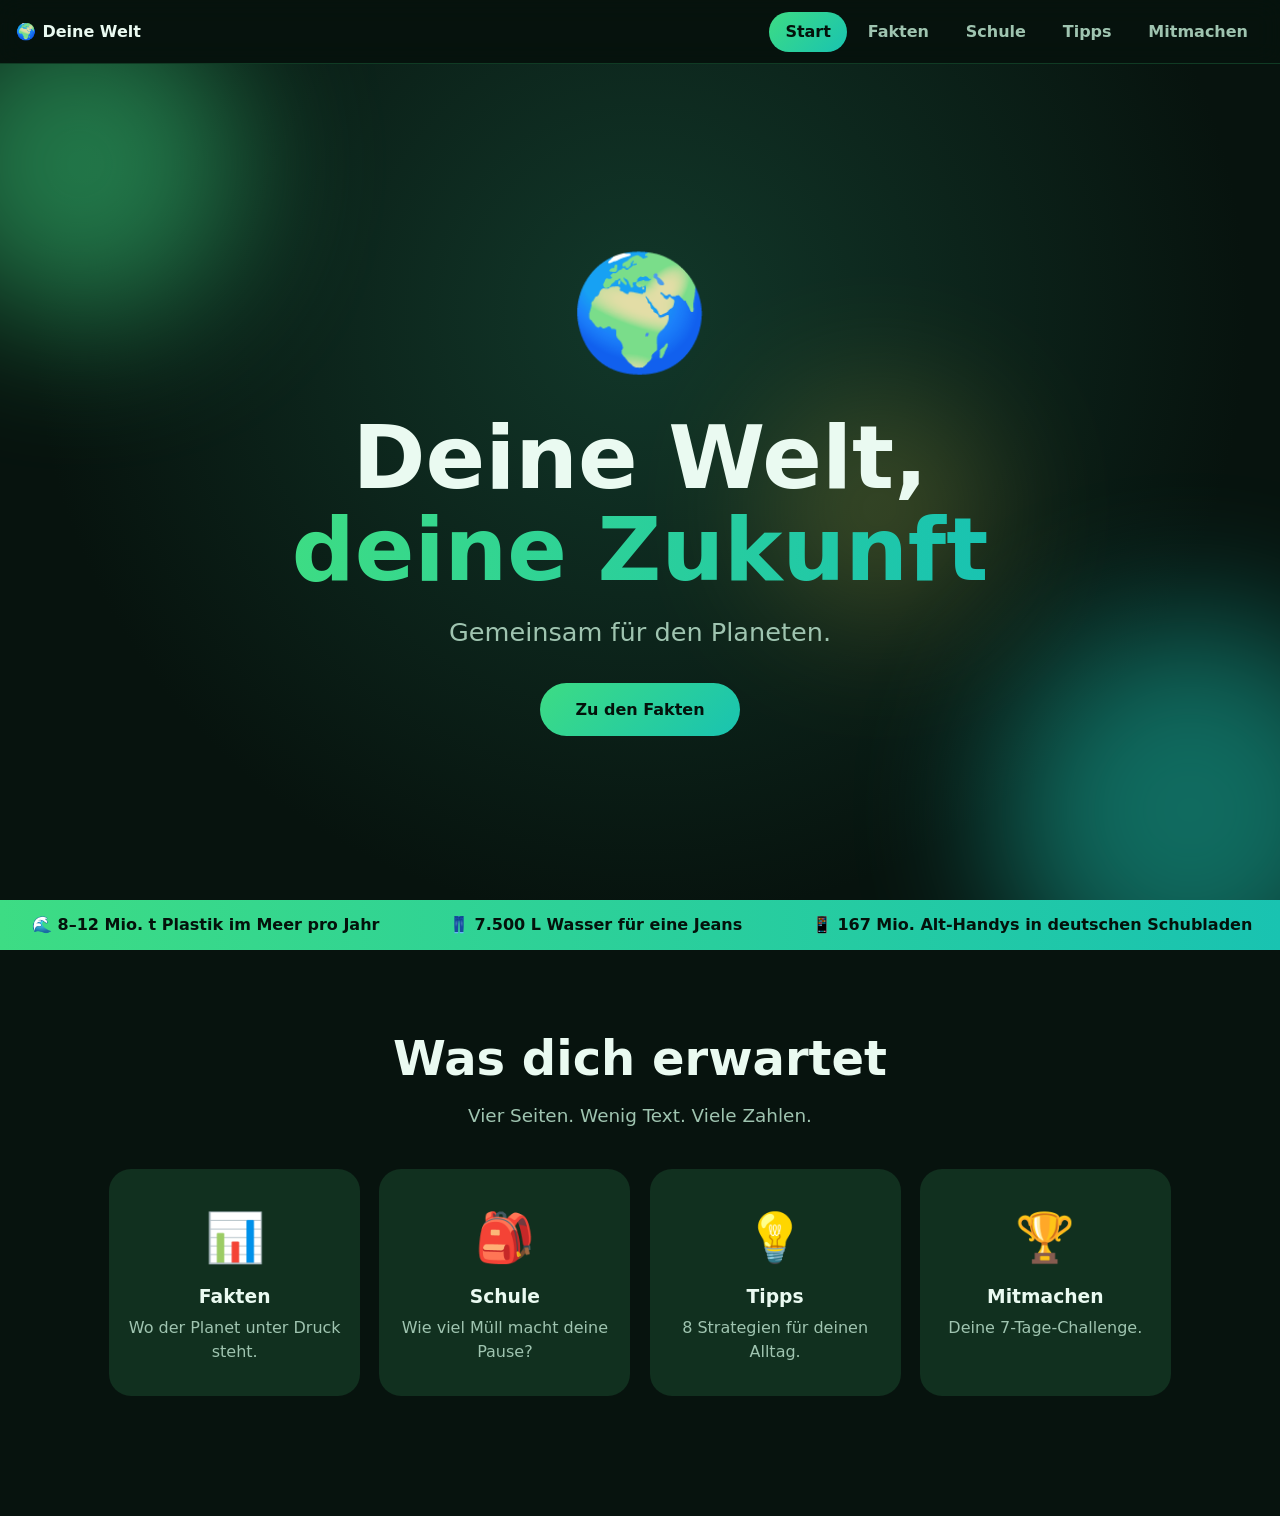
<file: index.html>
<!DOCTYPE html>
<html lang="de">
<head>
  <meta charset="UTF-8">
  <meta name="viewport" content="width=device-width, initial-scale=1">
  <title>Deine Welt, deine Zukunft</title>
  <meta name="description" content="Umweltschutz und Nachhaltigkeit für Jugendliche: Fakten, Schul-Rechner und Tipps für den Alltag.">
  <link rel="stylesheet" href="style.css">
</head>
<body>

  <nav class="nav">
    <a class="brand" href="index.html">🌍 <span>Deine Welt</span></a>
    <ul>
      <li><a href="index.html" aria-current="page">Start</a></li>
      <li><a href="fakten.html">Fakten</a></li>
      <li><a href="schule.html">Schule</a></li>
      <li><a href="tipps.html">Tipps</a></li>
      <li><a href="mitmachen.html">Mitmachen</a></li>
    </ul>
  </nav>

  <header class="hero">
    <div class="blob b1"></div>
    <div class="blob b2"></div>
    <div class="blob b3"></div>
    <div class="hero-content">
      <span class="globe">🌍</span>
      <h1>Deine Welt,<br><span class="grad">deine Zukunft</span></h1>
      <p>Gemeinsam für den Planeten.</p>
      <a href="fakten.html" class="btn">Zu den Fakten</a>
    </div>
  </header>

  <div class="ticker" aria-hidden="true">
    <div class="track">
      <span>🌊 8–12 Mio. t Plastik im Meer pro Jahr</span>
      <span>👖 7.500 L Wasser für eine Jeans</span>
      <span>📱 167 Mio. Alt-Handys in deutschen Schubladen</span>
      <span>📦 227,5 kg Verpackungsmüll pro Kopf</span>
      <span>🚿 2 Minuten kürzer duschen = 20–30 L pro Tag</span>
      <span>🌊 8–12 Mio. t Plastik im Meer pro Jahr</span>
      <span>👖 7.500 L Wasser für eine Jeans</span>
      <span>📱 167 Mio. Alt-Handys in deutschen Schubladen</span>
      <span>📦 227,5 kg Verpackungsmüll pro Kopf</span>
      <span>🚿 2 Minuten kürzer duschen = 20–30 L pro Tag</span>
    </div>
  </div>

  <section class="section">
    <h2 class="reveal">Was dich erwartet</h2>
    <p class="sub reveal">Vier Seiten. Wenig Text. Viele Zahlen.</p>
    <div class="cards">
      <a class="card reveal" href="fakten.html" style="text-decoration:none;color:inherit">
        <span class="ic">📊</span><h3>Fakten</h3><p>Wo der Planet unter Druck steht.</p>
      </a>
      <a class="card reveal" href="schule.html" style="text-decoration:none;color:inherit">
        <span class="ic">🎒</span><h3>Schule</h3><p>Wie viel Müll macht deine Pause?</p>
      </a>
      <a class="card reveal" href="tipps.html" style="text-decoration:none;color:inherit">
        <span class="ic">💡</span><h3>Tipps</h3><p>8 Strategien für deinen Alltag.</p>
      </a>
      <a class="card reveal" href="mitmachen.html" style="text-decoration:none;color:inherit">
        <span class="ic">🏆</span><h3>Mitmachen</h3><p>Deine 7-Tage-Challenge.</p>
      </a>
    </div>
  </section>

  <script src="script.js"></script>
</body>
</html>
</file>
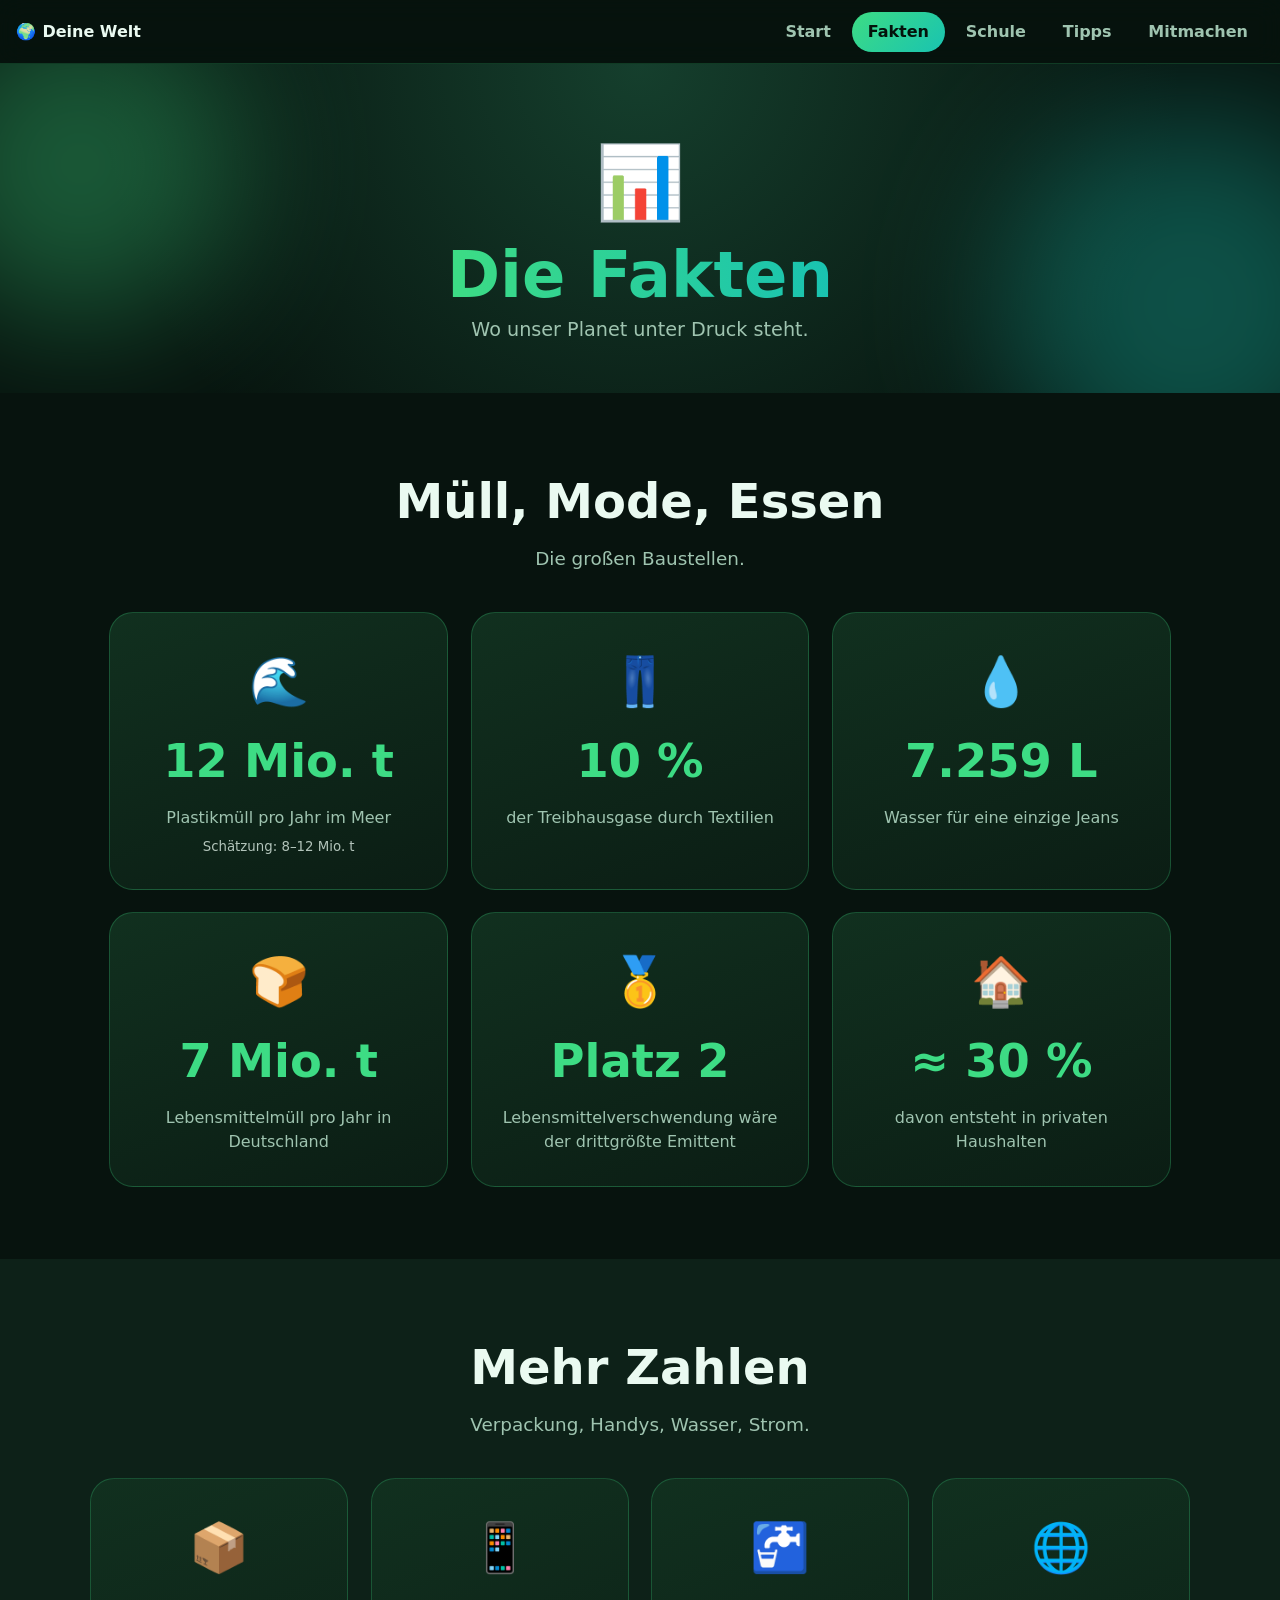
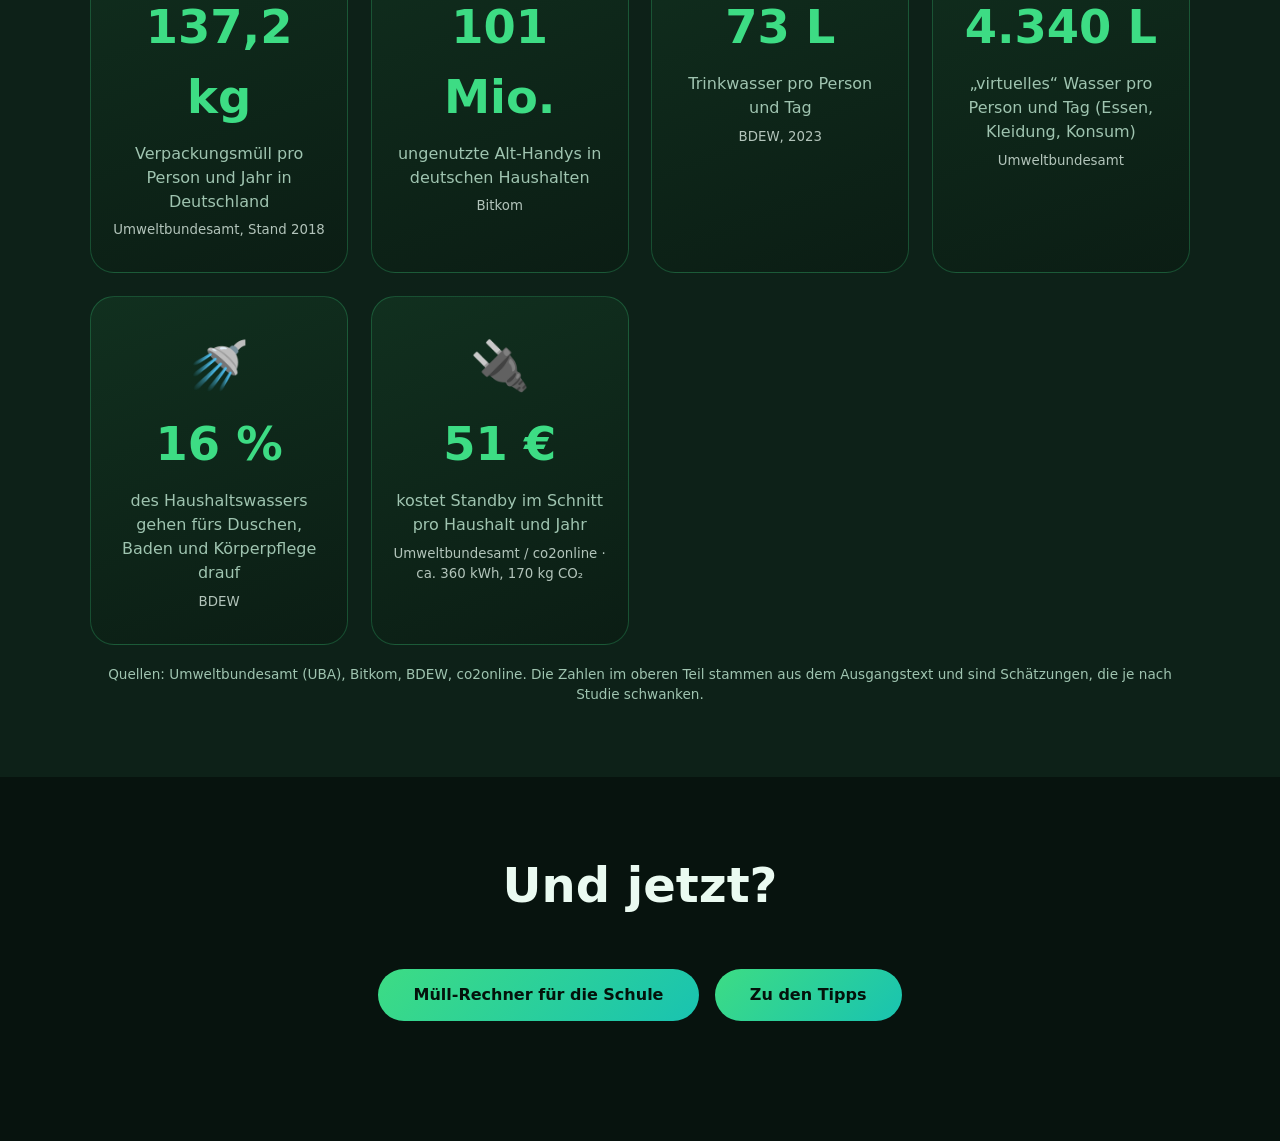
<file: fakten.html>
<!DOCTYPE html>
<html lang="de">
<head>
  <meta charset="UTF-8">
  <meta name="viewport" content="width=device-width, initial-scale=1">
  <title>Fakten – Deine Welt, deine Zukunft</title>
  <meta name="description" content="Zahlen zu Plastik, Mode, Essen, Wasser, Strom und Elektroschrott.">
  <link rel="stylesheet" href="style.css">
</head>
<body>

  <nav class="nav">
    <a class="brand" href="index.html">🌍 <span>Deine Welt</span></a>
    <ul>
      <li><a href="index.html">Start</a></li>
      <li><a href="fakten.html" aria-current="page">Fakten</a></li>
      <li><a href="schule.html">Schule</a></li>
      <li><a href="tipps.html">Tipps</a></li>
      <li><a href="mitmachen.html">Mitmachen</a></li>
    </ul>
  </nav>

  <header class="page-hero">
    <div class="blob b1"></div>
    <div class="blob b2"></div>
    <span class="emoji">📊</span>
    <h1><span class="grad">Die Fakten</span></h1>
    <p>Wo unser Planet unter Druck steht.</p>
  </header>

  <section class="section">
    <h2 class="reveal">Müll, Mode, Essen</h2>
    <p class="sub reveal">Die großen Baustellen.</p>
    <div class="stats">
      <article class="stat reveal">
        <div class="icon">🌊</div>
        <div class="num"><span class="count" data-to="12">0</span> Mio. t</div>
        <p>Plastikmüll pro Jahr im Meer</p>
        <small>Schätzung: 8–12 Mio. t</small>
      </article>
      <article class="stat reveal">
        <div class="icon">👖</div>
        <div class="num"><span class="count" data-to="10">0</span> %</div>
        <p>der Treibhausgase durch Textilien</p>
      </article>
      <article class="stat reveal">
        <div class="icon">💧</div>
        <div class="num"><span class="count" data-to="7500">0</span> L</div>
        <p>Wasser für eine einzige Jeans</p>
      </article>
      <article class="stat reveal">
        <div class="icon">🍞</div>
        <div class="num"><span class="count" data-to="11">0</span> Mio. t</div>
        <p>Lebensmittelmüll pro Jahr in Deutschland</p>
      </article>
      <article class="stat reveal">
        <div class="icon">🥇</div>
        <div class="num">Platz <span class="count" data-to="3">0</span></div>
        <p>Lebensmittelverschwendung wäre der drittgrößte Emittent</p>
      </article>
      <article class="stat reveal">
        <div class="icon">🏠</div>
        <div class="num">≈ <span class="count" data-to="50">0</span> %</div>
        <p>davon entsteht in privaten Haushalten</p>
      </article>
    </div>
  </section>

  <section class="section dark">
    <h2 class="reveal">Mehr Zahlen</h2>
    <p class="sub reveal">Verpackung, Handys, Wasser, Strom.</p>
    <div class="stats">
      <article class="stat reveal">
        <div class="icon">📦</div>
        <div class="num"><span class="count" data-to="227.5" data-dec="1">0</span> kg</div>
        <p>Verpackungsmüll pro Person und Jahr in Deutschland</p>
        <small>Umweltbundesamt, Stand 2018</small>
      </article>
      <article class="stat reveal">
        <div class="icon">📱</div>
        <div class="num"><span class="count" data-to="167">0</span> Mio.</div>
        <p>ungenutzte Alt-Handys in deutschen Haushalten</p>
        <small>Bitkom</small>
      </article>
      <article class="stat reveal">
        <div class="icon">🚰</div>
        <div class="num"><span class="count" data-to="121">0</span> L</div>
        <p>Trinkwasser pro Person und Tag</p>
        <small>BDEW, 2023</small>
      </article>
      <article class="stat reveal">
        <div class="icon">🌐</div>
        <div class="num"><span class="count" data-to="7200">0</span> L</div>
        <p>„virtuelles“ Wasser pro Person und Tag (Essen, Kleidung, Konsum)</p>
        <small>Umweltbundesamt</small>
      </article>
      <article class="stat reveal">
        <div class="icon">🚿</div>
        <div class="num"><span class="count" data-to="36">0</span> %</div>
        <p>des Haushaltswassers gehen fürs Duschen, Baden und Körperpflege drauf</p>
        <small>BDEW</small>
      </article>
      <article class="stat reveal">
        <div class="icon">🔌</div>
        <div class="num"><span class="count" data-to="115">0</span> €</div>
        <p>kostet Standby im Schnitt pro Haushalt und Jahr</p>
        <small>Umweltbundesamt / co2online · ca. 360 kWh, 170 kg CO₂</small>
      </article>
    </div>
    <p class="note reveal">Quellen: Umweltbundesamt (UBA), Bitkom, BDEW, co2online. Die Zahlen im oberen Teil stammen aus dem Ausgangstext und sind Schätzungen, die je nach Studie schwanken.</p>
  </section>

  <section class="section">
    <h2 class="reveal">Und jetzt?</h2>
    <div class="links reveal">
      <a href="schule.html" class="btn">Müll-Rechner für die Schule</a>
      <a href="tipps.html" class="btn">Zu den Tipps</a>
    </div>
  </section>

  <script src="script.js"></script>
</body>
</html>
</file>
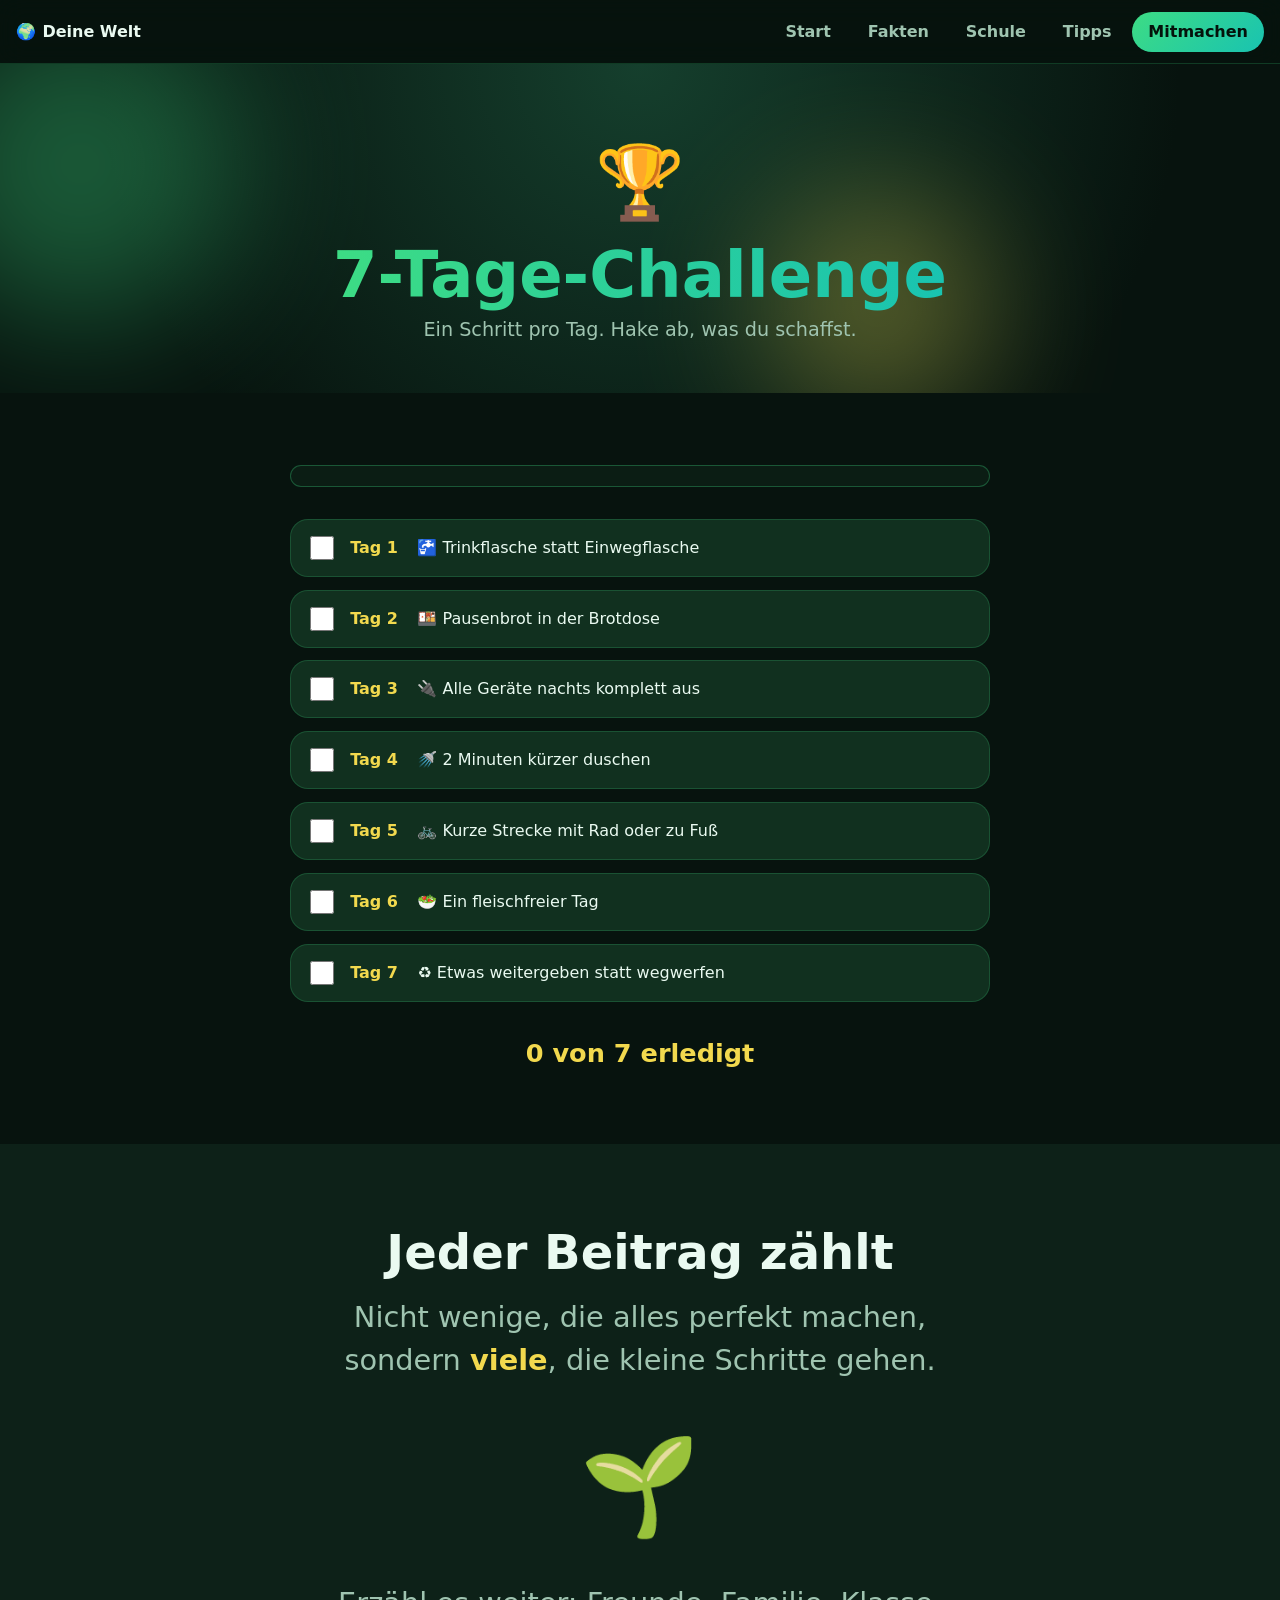
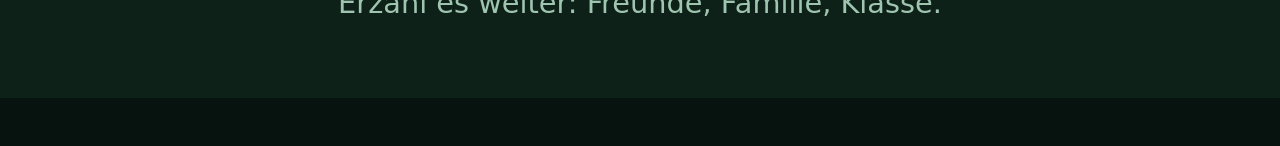
<file: mitmachen.html>
<!DOCTYPE html>
<html lang="de">
<head>
  <meta charset="UTF-8">
  <meta name="viewport" content="width=device-width, initial-scale=1">
  <title>Mitmachen – Deine Welt, deine Zukunft</title>
  <meta name="description" content="Die 7-Tage-Challenge für Jugendliche: ein kleiner Schritt pro Tag.">
  <link rel="stylesheet" href="style.css">
</head>
<body>

  <nav class="nav">
    <a class="brand" href="index.html">🌍 <span>Deine Welt</span></a>
    <ul>
      <li><a href="index.html">Start</a></li>
      <li><a href="fakten.html">Fakten</a></li>
      <li><a href="schule.html">Schule</a></li>
      <li><a href="tipps.html">Tipps</a></li>
      <li><a href="mitmachen.html" aria-current="page">Mitmachen</a></li>
    </ul>
  </nav>

  <header class="page-hero">
    <div class="blob b1"></div>
    <div class="blob b3"></div>
    <span class="emoji">🏆</span>
    <h1><span class="grad">7-Tage-Challenge</span></h1>
    <p>Ein Schritt pro Tag. Hake ab, was du schaffst.</p>
  </header>

  <section class="section">
    <div class="progress reveal"><div class="bar"></div></div>

    <ul class="checklist">
      <li class="reveal"><label><input type="checkbox"><span class="tag">Tag 1</span><span class="txt">🚰 Trinkflasche statt Einwegflasche</span></label></li>
      <li class="reveal"><label><input type="checkbox"><span class="tag">Tag 2</span><span class="txt">🍱 Pausenbrot in der Brotdose</span></label></li>
      <li class="reveal"><label><input type="checkbox"><span class="tag">Tag 3</span><span class="txt">🔌 Alle Geräte nachts komplett aus</span></label></li>
      <li class="reveal"><label><input type="checkbox"><span class="tag">Tag 4</span><span class="txt">🚿 2 Minuten kürzer duschen</span></label></li>
      <li class="reveal"><label><input type="checkbox"><span class="tag">Tag 5</span><span class="txt">🚲 Kurze Strecke mit Rad oder zu Fuß</span></label></li>
      <li class="reveal"><label><input type="checkbox"><span class="tag">Tag 6</span><span class="txt">🥗 Ein fleischfreier Tag</span></label></li>
      <li class="reveal"><label><input type="checkbox"><span class="tag">Tag 7</span><span class="txt">♻️ Etwas weitergeben statt wegwerfen</span></label></li>
    </ul>

    <div class="win" aria-live="polite"></div>
  </section>

  <section class="section dark">
    <h2 class="reveal">Jeder Beitrag zählt</h2>
    <p class="big reveal">Nicht wenige, die alles perfekt machen,<br>sondern <strong>viele</strong>, die kleine Schritte gehen.</p>
    <div class="pulse reveal">🌱</div>
    <p class="big reveal" style="margin-top:1.5rem">Erzähl es weiter: Freunde, Familie, Klasse.</p>
  </section>

  <script src="script.js"></script>
</body>
</html>
</file>
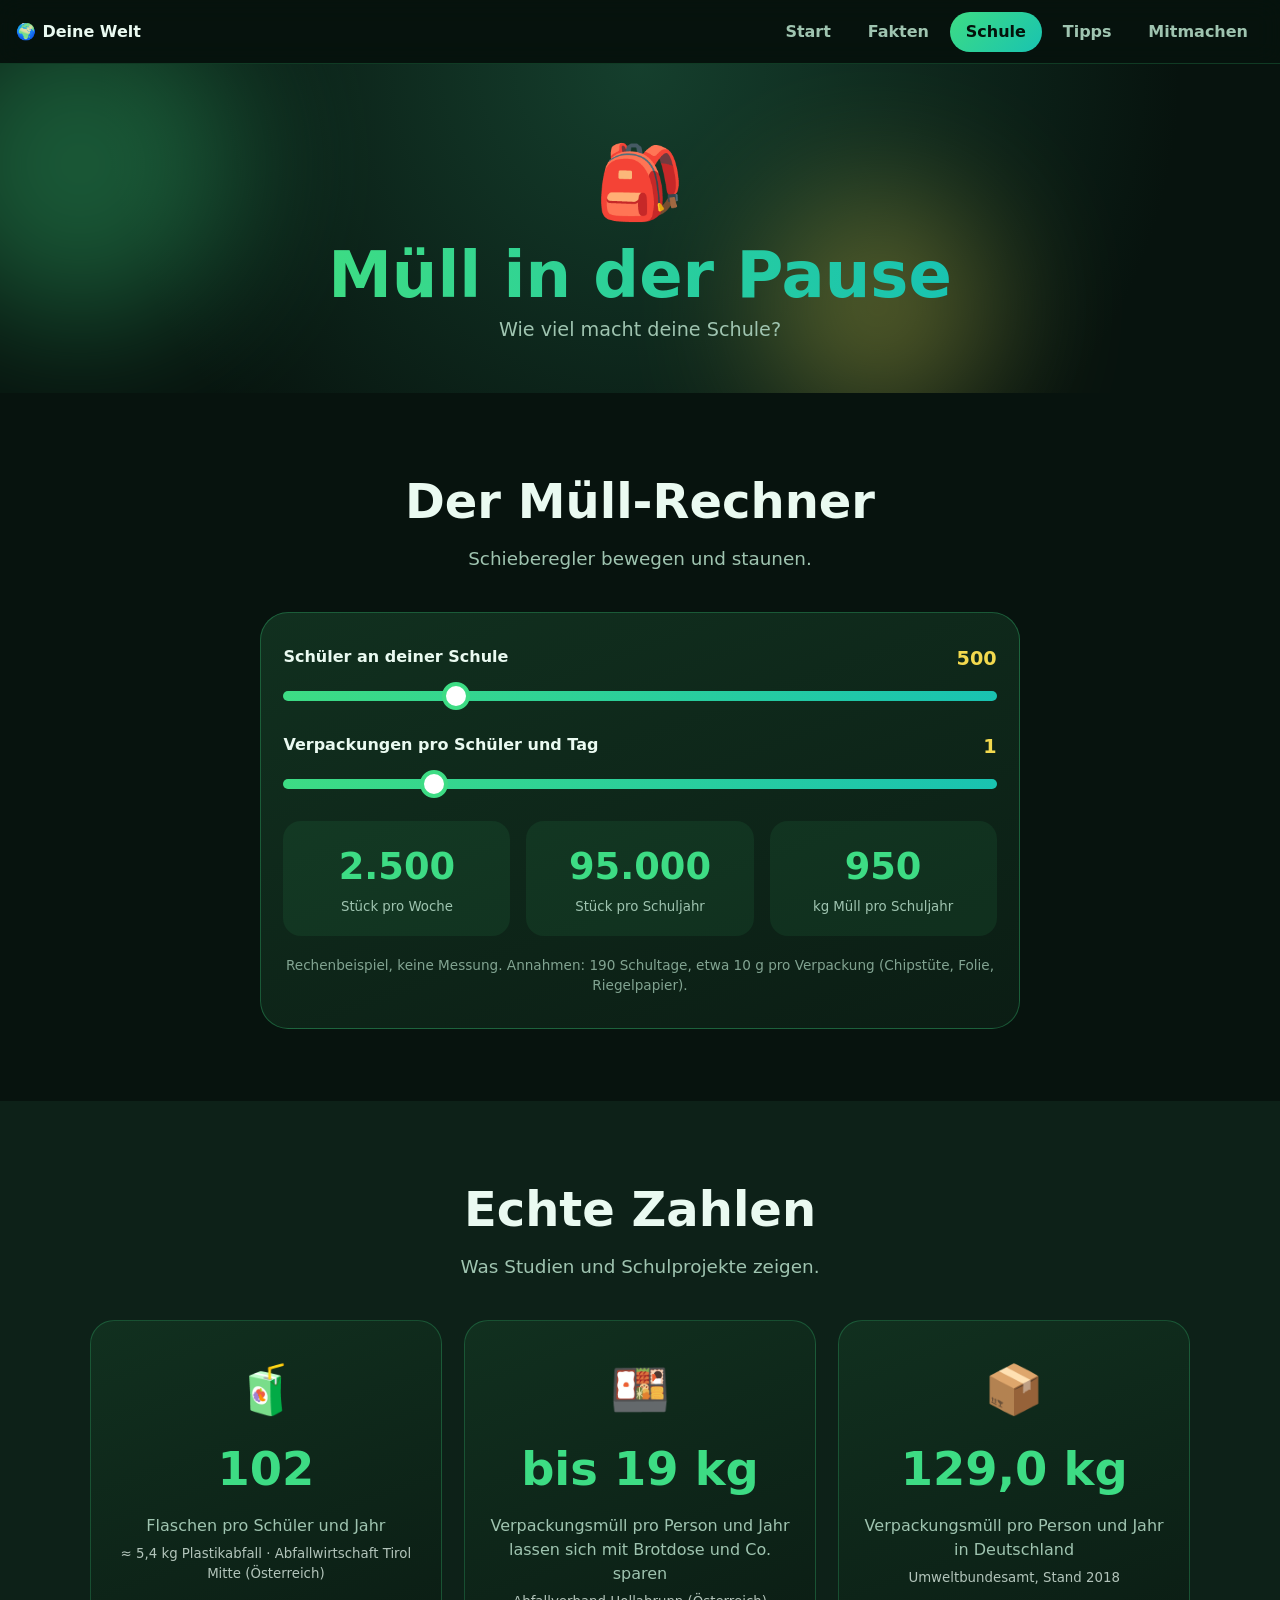
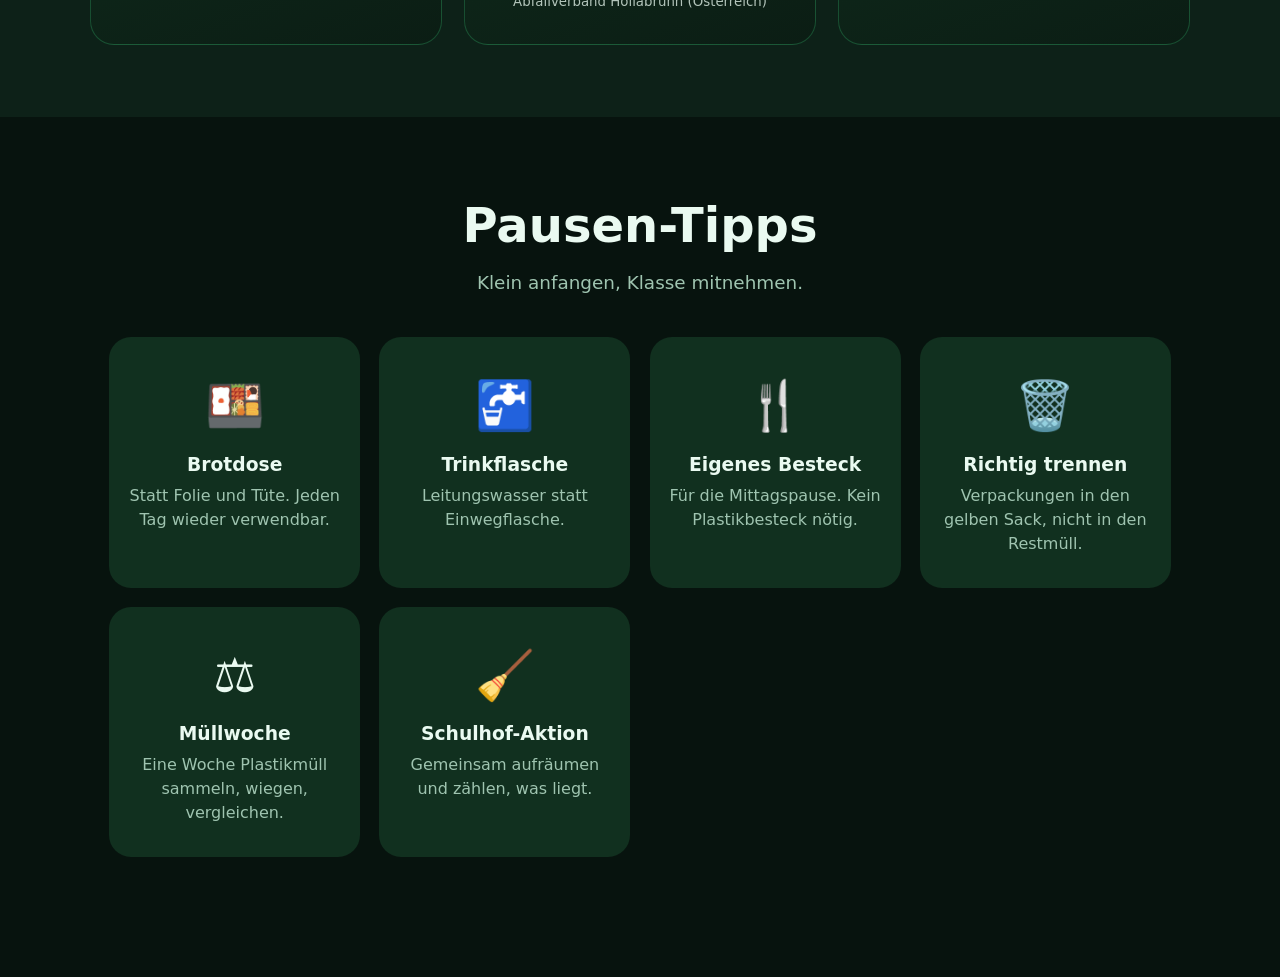
<file: schule.html>
<!DOCTYPE html>
<html lang="de">
<head>
  <meta charset="UTF-8">
  <meta name="viewport" content="width=device-width, initial-scale=1">
  <title>Schule – Deine Welt, deine Zukunft</title>
  <meta name="description" content="Wie viel Müll entsteht in der Pause? Rechner und Tipps für Schulen.">
  <link rel="stylesheet" href="style.css">
</head>
<body>

  <nav class="nav">
    <a class="brand" href="index.html">🌍 <span>Deine Welt</span></a>
    <ul>
      <li><a href="index.html">Start</a></li>
      <li><a href="fakten.html">Fakten</a></li>
      <li><a href="schule.html" aria-current="page">Schule</a></li>
      <li><a href="tipps.html">Tipps</a></li>
      <li><a href="mitmachen.html">Mitmachen</a></li>
    </ul>
  </nav>

  <header class="page-hero">
    <div class="blob b1"></div>
    <div class="blob b3"></div>
    <span class="emoji">🎒</span>
    <h1><span class="grad">Müll in der Pause</span></h1>
    <p>Wie viel macht deine Schule?</p>
  </header>

  <section class="section">
    <h2 class="reveal">Der Müll-Rechner</h2>
    <p class="sub reveal">Schieberegler bewegen und staunen.</p>

    <div class="calc reveal">
      <div class="field">
        <label for="schueler">Schüler an deiner Schule <b id="v-schueler">500</b></label>
        <input type="range" id="schueler" min="50" max="2000" step="10" value="500">
      </div>
      <div class="field">
        <label for="stueck">Verpackungen pro Schüler und Tag <b id="v-stueck">1</b></label>
        <input type="range" id="stueck" min="0" max="5" step="1" value="1">
      </div>
      <div class="results">
        <div class="res"><div class="big-num" id="r-woche">0</div><small>Stück pro Woche</small></div>
        <div class="res"><div class="big-num" id="r-jahr">0</div><small>Stück pro Schuljahr</small></div>
        <div class="res"><div class="big-num" id="r-kg">0</div><small>kg Müll pro Schuljahr</small></div>
      </div>
      <p class="note">Rechenbeispiel, keine Messung. Annahmen: 190 Schultage, etwa 10 g pro Verpackung (Chipstüte, Folie, Riegelpapier).</p>
    </div>
  </section>

  <section class="section dark">
    <h2 class="reveal">Echte Zahlen</h2>
    <p class="sub reveal">Was Studien und Schulprojekte zeigen.</p>
    <div class="stats">
      <article class="stat reveal">
        <div class="icon">🧃</div>
        <div class="num"><span class="count" data-to="180">0</span></div>
        <p>Flaschen pro Schüler und Jahr</p>
        <small>≈ 5,4 kg Plastikabfall · Abfallwirtschaft Tirol Mitte (Österreich)</small>
      </article>
      <article class="stat reveal">
        <div class="icon">🍱</div>
        <div class="num">bis <span class="count" data-to="34">0</span> kg</div>
        <p>Verpackungsmüll pro Person und Jahr lassen sich mit Brotdose und Co. sparen</p>
        <small>Abfallverband Hollabrunn (Österreich)</small>
      </article>
      <article class="stat reveal">
        <div class="icon">📦</div>
        <div class="num"><span class="count" data-to="227.5" data-dec="1">0</span> kg</div>
        <p>Verpackungsmüll pro Person und Jahr in Deutschland</p>
        <small>Umweltbundesamt, Stand 2018</small>
      </article>
    </div>
  </section>

  <section class="section">
    <h2 class="reveal">Pausen-Tipps</h2>
    <p class="sub reveal">Klein anfangen, Klasse mitnehmen.</p>
    <div class="cards">
      <div class="card reveal"><span class="ic">🍱</span><h3>Brotdose</h3><p>Statt Folie und Tüte. Jeden Tag wieder verwendbar.</p></div>
      <div class="card reveal"><span class="ic">🚰</span><h3>Trinkflasche</h3><p>Leitungswasser statt Einwegflasche.</p></div>
      <div class="card reveal"><span class="ic">🍴</span><h3>Eigenes Besteck</h3><p>Für die Mittagspause. Kein Plastikbesteck nötig.</p></div>
      <div class="card reveal"><span class="ic">🗑️</span><h3>Richtig trennen</h3><p>Verpackungen in den gelben Sack, nicht in den Restmüll.</p></div>
      <div class="card reveal"><span class="ic">⚖️</span><h3>Müllwoche</h3><p>Eine Woche Plastikmüll sammeln, wiegen, vergleichen.</p></div>
      <div class="card reveal"><span class="ic">🧹</span><h3>Schulhof-Aktion</h3><p>Gemeinsam aufräumen und zählen, was liegt.</p></div>
    </div>
  </section>

  <script src="script.js"></script>
</body>
</html>
</file>
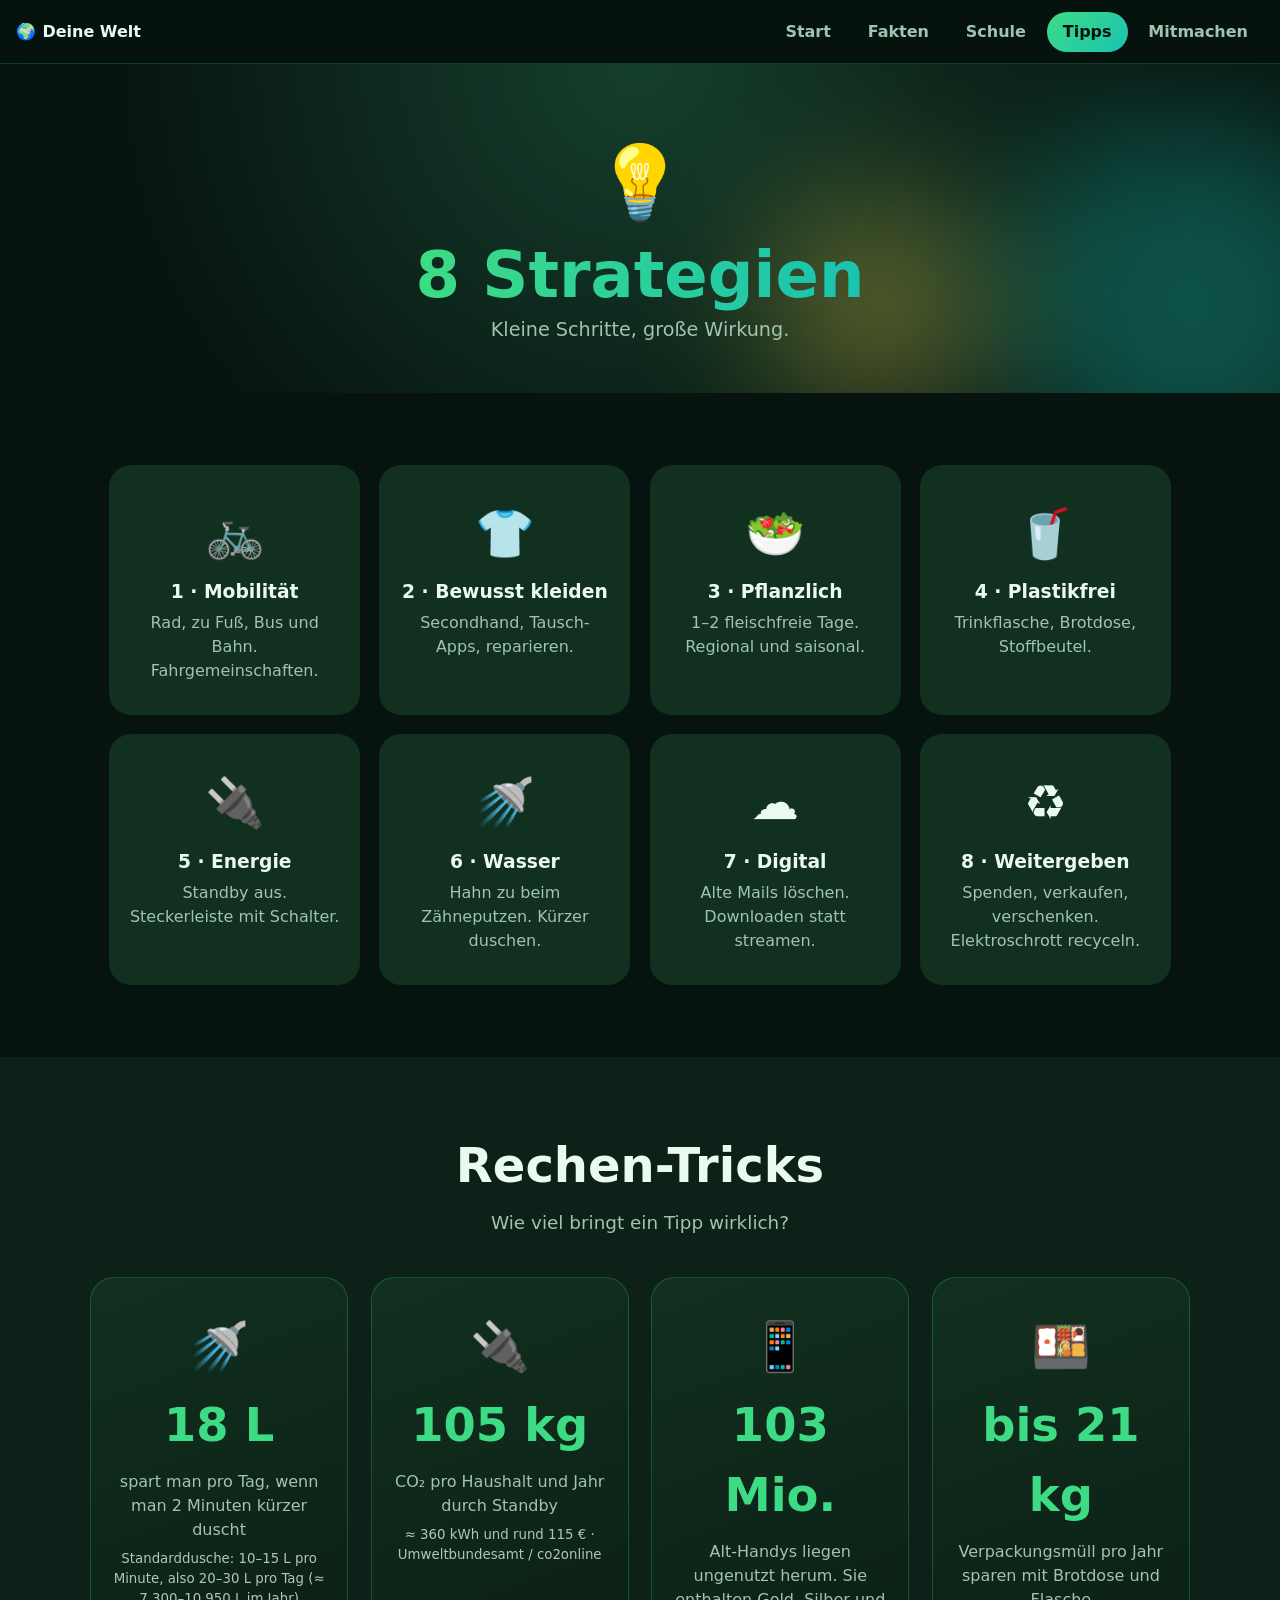
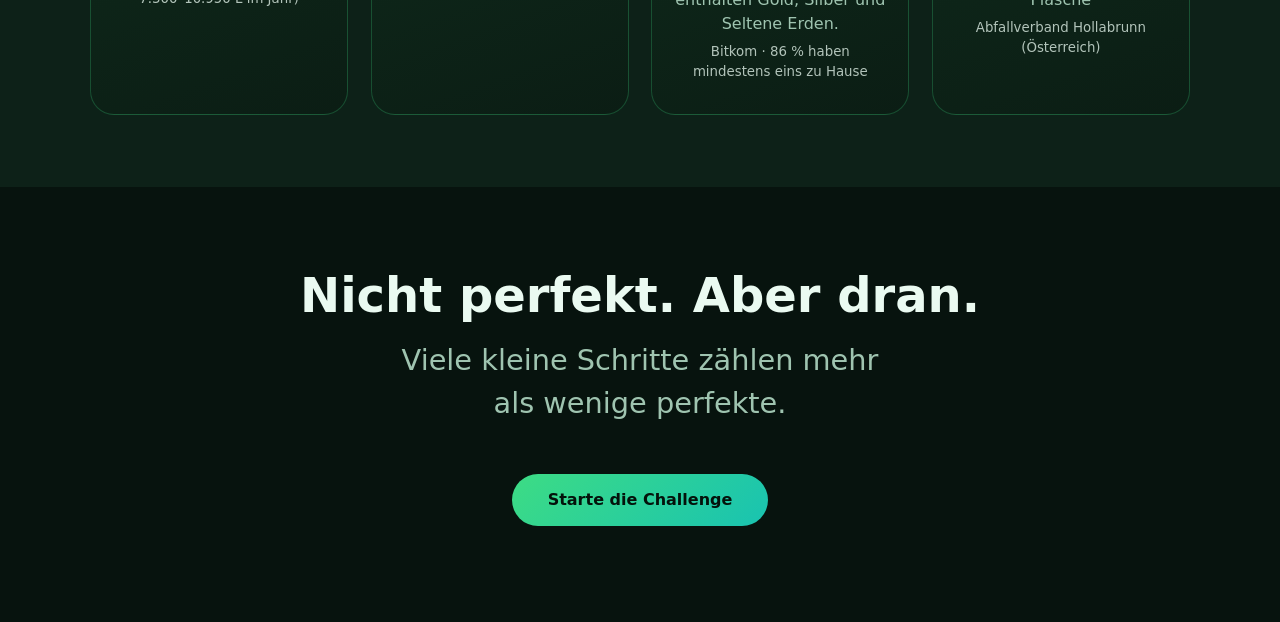
<file: tipps.html>
<!DOCTYPE html>
<html lang="de">
<head>
  <meta charset="UTF-8">
  <meta name="viewport" content="width=device-width, initial-scale=1">
  <title>Tipps – Deine Welt, deine Zukunft</title>
  <meta name="description" content="8 Strategien und Rechentricks für nachhaltigen Alltag von Jugendlichen.">
  <link rel="stylesheet" href="style.css">
</head>
<body>

  <nav class="nav">
    <a class="brand" href="index.html">🌍 <span>Deine Welt</span></a>
    <ul>
      <li><a href="index.html">Start</a></li>
      <li><a href="fakten.html">Fakten</a></li>
      <li><a href="schule.html">Schule</a></li>
      <li><a href="tipps.html" aria-current="page">Tipps</a></li>
      <li><a href="mitmachen.html">Mitmachen</a></li>
    </ul>
  </nav>

  <header class="page-hero">
    <div class="blob b2"></div>
    <div class="blob b3"></div>
    <span class="emoji">💡</span>
    <h1><span class="grad">8 Strategien</span></h1>
    <p>Kleine Schritte, große Wirkung.</p>
  </header>

  <section class="section">
    <div class="cards">
      <div class="card reveal"><span class="ic">🚲</span><h3>1 · Mobilität</h3><p>Rad, zu Fuß, Bus und Bahn. Fahrgemeinschaften.</p></div>
      <div class="card reveal"><span class="ic">👕</span><h3>2 · Bewusst kleiden</h3><p>Secondhand, Tausch-Apps, reparieren.</p></div>
      <div class="card reveal"><span class="ic">🥗</span><h3>3 · Pflanzlich</h3><p>1–2 fleischfreie Tage. Regional und saisonal.</p></div>
      <div class="card reveal"><span class="ic">🥤</span><h3>4 · Plastikfrei</h3><p>Trinkflasche, Brotdose, Stoffbeutel.</p></div>
      <div class="card reveal"><span class="ic">🔌</span><h3>5 · Energie</h3><p>Standby aus. Steckerleiste mit Schalter.</p></div>
      <div class="card reveal"><span class="ic">🚿</span><h3>6 · Wasser</h3><p>Hahn zu beim Zähneputzen. Kürzer duschen.</p></div>
      <div class="card reveal"><span class="ic">☁️</span><h3>7 · Digital</h3><p>Alte Mails löschen. Downloaden statt streamen.</p></div>
      <div class="card reveal"><span class="ic">♻️</span><h3>8 · Weitergeben</h3><p>Spenden, verkaufen, verschenken. Elektroschrott recyceln.</p></div>
    </div>
  </section>

  <section class="section dark">
    <h2 class="reveal">Rechen-Tricks</h2>
    <p class="sub reveal">Wie viel bringt ein Tipp wirklich?</p>
    <div class="stats">
      <article class="stat reveal">
        <div class="icon">🚿</div>
        <div class="num"><span class="count" data-to="30">0</span> L</div>
        <p>spart man pro Tag, wenn man 2 Minuten kürzer duscht</p>
        <small>Standarddusche: 10–15 L pro Minute, also 20–30 L pro Tag (≈ 7.300–10.950 L im Jahr)</small>
      </article>
      <article class="stat reveal">
        <div class="icon">🔌</div>
        <div class="num"><span class="count" data-to="170">0</span> kg</div>
        <p>CO₂ pro Haushalt und Jahr durch Standby</p>
        <small>≈ 360 kWh und rund 115 € · Umweltbundesamt / co2online</small>
      </article>
      <article class="stat reveal">
        <div class="icon">📱</div>
        <div class="num"><span class="count" data-to="167">0</span> Mio.</div>
        <p>Alt-Handys liegen ungenutzt herum. Sie enthalten Gold, Silber und Seltene Erden.</p>
        <small>Bitkom · 86 % haben mindestens eins zu Hause</small>
      </article>
      <article class="stat reveal">
        <div class="icon">🍱</div>
        <div class="num">bis <span class="count" data-to="34">0</span> kg</div>
        <p>Verpackungsmüll pro Jahr sparen mit Brotdose und Flasche</p>
        <small>Abfallverband Hollabrunn (Österreich)</small>
      </article>
    </div>
  </section>

  <section class="section">
    <h2 class="reveal">Nicht perfekt. Aber dran.</h2>
    <p class="big reveal">Viele kleine Schritte zählen mehr<br>als wenige perfekte.</p>
    <div class="links reveal">
      <a href="mitmachen.html" class="btn">Starte die Challenge</a>
    </div>
  </section>

  <script src="script.js"></script>
</body>
</html>
</file>
<file: style.css>
:root {
  --bg: #07130e;
  --bg2: #0d2118;
  --card: #11301f;
  --green: #3ddc84;
  --teal: #19c3b1;
  --yellow: #f2d94e;
  --text: #eafaf1;
  --muted: #9fc4b0;
  --nav-h: 64px;
}

* { box-sizing: border-box; margin: 0; padding: 0; }
html { scroll-behavior: smooth; scroll-padding-top: calc(var(--nav-h) + 10px); }

body {
  font-family: system-ui, -apple-system, "Segoe UI", Roboto, sans-serif;
  background: var(--bg);
  color: var(--text);
  line-height: 1.5;
  overflow-x: hidden;
  padding-bottom: 3rem;
}

/* ---------- NAVIGATION (horizontal, oben) ---------- */
.nav {
  position: sticky;
  top: 0;
  z-index: 100;
  height: var(--nav-h);
  display: flex;
  align-items: center;
  gap: 1rem;
  padding: 0 1rem;
  background: rgba(7, 19, 14, .85);
  backdrop-filter: blur(12px);
  -webkit-backdrop-filter: blur(12px);
  border-bottom: 1px solid rgba(61, 220, 132, .2);
}
.nav.scrolled { box-shadow: 0 6px 30px rgba(0, 0, 0, .5); }
.brand {
  color: var(--text);
  text-decoration: none;
  font-weight: 800;
  white-space: nowrap;
  display: flex;
  align-items: center;
  gap: .4rem;
}
.brand::first-letter { display: inline-block; }
.nav ul {
  list-style: none;
  display: flex;
  gap: .3rem;
  margin-left: auto;
  overflow-x: auto;
  scrollbar-width: none;
}
.nav ul::-webkit-scrollbar { display: none; }
.nav li a {
  display: block;
  padding: .5rem 1rem;
  border-radius: 999px;
  color: var(--muted);
  text-decoration: none;
  font-weight: 600;
  white-space: nowrap;
  transition: background .25s, color .25s, transform .25s;
}
.nav li a:hover { color: var(--text); background: rgba(61, 220, 132, .15); transform: translateY(-2px); }
.nav li a[aria-current="page"] {
  color: #04120b;
  background: linear-gradient(135deg, var(--green), var(--teal));
}
@media (max-width: 560px) {
  .brand span { display: none; }
  .nav { padding: 0 .6rem; }
  .nav li a { padding: .5rem .8rem; font-size: .95rem; }
}

/* ---------- HERO (Startseite) ---------- */
.hero {
  position: relative;
  min-height: calc(100vh - var(--nav-h));
  display: grid;
  place-items: center;
  text-align: center;
  padding: 2rem 1rem;
  overflow: hidden;
  background: radial-gradient(circle at 50% 30%, #12382a 0%, var(--bg) 70%);
}
.blob {
  position: absolute;
  border-radius: 50%;
  filter: blur(70px);
  opacity: .5;
  animation: float 12s ease-in-out infinite;
}
.b1 { width: 320px; height: 320px; background: var(--green); top: -60px; left: -80px; }
.b2 { width: 380px; height: 380px; background: var(--teal); bottom: -100px; right: -100px; animation-delay: -4s; }
.b3 { width: 220px; height: 220px; background: var(--yellow); top: 40%; left: 60%; opacity: .22; animation-delay: -8s; }
@keyframes float {
  0%, 100% { transform: translate(0, 0) scale(1); }
  33%      { transform: translate(40px, -50px) scale(1.15); }
  66%      { transform: translate(-30px, 30px) scale(.9); }
}
.hero-content { position: relative; z-index: 2; }
.globe {
  display: inline-block;
  font-size: clamp(4rem, 14vw, 7rem);
  animation: bob 3s ease-in-out infinite;
}
@keyframes bob { 0%,100% { transform: translateY(0) rotate(-4deg); } 50% { transform: translateY(-14px) rotate(4deg); } }

h1 {
  font-size: clamp(2.4rem, 9vw, 5.5rem);
  line-height: 1.05;
  margin: 1rem 0;
  animation: fadeUp 1s ease both;
}
.grad {
  background: linear-gradient(90deg, var(--green), var(--teal), var(--yellow), var(--green));
  background-size: 300% 100%;
  -webkit-background-clip: text;
  background-clip: text;
  -webkit-text-fill-color: transparent;
  animation: shine 6s linear infinite;
}
@keyframes shine { to { background-position: 300% 0; } }
.hero p { font-size: clamp(1.1rem, 3vw, 1.6rem); color: var(--muted); animation: fadeUp 1s .3s ease both; }
@keyframes fadeUp { from { opacity: 0; transform: translateY(30px); } to { opacity: 1; transform: none; } }

.btn {
  display: inline-block;
  margin-top: 2rem;
  padding: .9rem 2.2rem;
  border-radius: 999px;
  background: linear-gradient(135deg, var(--green), var(--teal));
  color: #04120b;
  font-weight: 700;
  text-decoration: none;
  border: 0;
  cursor: pointer;
  font-size: 1rem;
  animation: fadeUp 1s .6s ease both, ring 2.2s 1.6s infinite;
  transition: transform .2s;
}
.btn:hover { transform: scale(1.08) rotate(-2deg); }
@keyframes ring {
  0%   { box-shadow: 0 0 0 0 rgba(61, 220, 132, .6); }
  100% { box-shadow: 0 0 0 28px rgba(61, 220, 132, 0); }
}

/* ---------- PAGE HEADER (Unterseiten) ---------- */
.page-hero {
  position: relative;
  text-align: center;
  padding: 4rem 1rem 3rem;
  overflow: hidden;
  background: radial-gradient(circle at 50% 0%, #153f2d 0%, var(--bg) 75%);
}
.page-hero .blob { opacity: .35; }
.page-hero .emoji {
  position: relative;
  display: inline-block;
  font-size: 4.5rem;
  animation: bob 3s ease-in-out infinite;
}
.page-hero h1 { position: relative; font-size: clamp(2.2rem, 8vw, 4rem); margin: .4rem 0; }
.page-hero p { position: relative; color: var(--muted); font-size: 1.2rem; animation: none; }

/* ---------- TICKER ---------- */
.ticker {
  overflow: hidden;
  background: linear-gradient(90deg, var(--green), var(--teal));
  color: #04120b;
  font-weight: 700;
  padding: .8rem 0;
  white-space: nowrap;
}
.ticker .track { display: inline-block; animation: marquee 35s linear infinite; }
.ticker span { margin: 0 2rem; }
@keyframes marquee { to { transform: translateX(-50%); } }

/* ---------- SECTIONS ---------- */
.section { padding: 4.5rem 1.2rem; max-width: 1100px; margin: 0 auto; text-align: center; }
.section.dark { max-width: none; background: var(--bg2); }
.section.dark > * { max-width: 1100px; margin-left: auto; margin-right: auto; }
h2 { font-size: clamp(1.8rem, 6vw, 3rem); margin-bottom: .5rem; }
.sub { color: var(--muted); font-size: 1.15rem; margin-bottom: 2.5rem; }
.note { color: var(--muted); font-size: .85rem; margin-top: 1.2rem; opacity: .8; }

.reveal {
  opacity: 0;
  transform: translateY(50px) scale(.95);
  transition: opacity .8s ease, transform .8s cubic-bezier(.2, .8, .2, 1);
}
.reveal.visible { opacity: 1; transform: none; }

/* ---------- STATS ---------- */
.stats { display: grid; grid-template-columns: repeat(auto-fit, minmax(250px, 1fr)); gap: 1.4rem; }
.stat {
  background: linear-gradient(160deg, var(--card), #0b1d14);
  border: 1px solid rgba(61, 220, 132, .25);
  border-radius: 24px;
  padding: 2rem 1.2rem;
  transition: transform .3s, border-color .3s, box-shadow .3s;
}
.stat:hover {
  transform: translateY(-8px) !important;
  border-color: var(--green);
  box-shadow: 0 12px 40px rgba(61, 220, 132, .25);
}
.stat .icon { font-size: 3rem; display: inline-block; animation: wiggle 3s ease-in-out infinite; }
.stat:nth-child(even) .icon { animation-delay: -1.5s; }
@keyframes wiggle { 0%,100% { transform: rotate(-8deg) scale(1); } 50% { transform: rotate(8deg) scale(1.15); } }
.num {
  font-size: clamp(2.1rem, 7vw, 2.9rem);
  font-weight: 800;
  color: var(--green);
  margin: .6rem 0;
  font-variant-numeric: tabular-nums;
}
.stat p { color: var(--muted); }
.stat small { opacity: .75; display: block; margin-top: .4rem; }

/* ---------- CARDS ---------- */
.cards { display: grid; grid-template-columns: repeat(auto-fit, minmax(230px, 1fr)); gap: 1.2rem; }
.card {
  position: relative;
  background: var(--card);
  border-radius: 22px;
  padding: 2rem 1.2rem;
  overflow: hidden;
  transition: transform .3s;
}
.card::before {
  content: "";
  position: absolute;
  inset: 0;
  background: linear-gradient(135deg, var(--green), var(--teal));
  opacity: 0;
  transition: opacity .3s;
}
.card > * { position: relative; transition: color .3s; }
.card .ic { display: inline-block; font-size: 3rem; transition: transform .4s; }
.card h3 { margin: .6rem 0 .3rem; }
.card p { color: var(--muted); }
.card em { display: block; margin-top: .6rem; font-style: normal; font-weight: 700; color: var(--yellow); }
.card:hover { transform: translateY(-8px) rotate(-1.5deg) !important; }
.card:hover::before { opacity: 1; }
.card:hover h3, .card:hover p, .card:hover em { color: #04120b; }
.card:hover .ic { transform: scale(1.3) rotate(12deg); }

/* ---------- RECHNER ---------- */
.calc {
  max-width: 760px;
  margin: 0 auto;
  background: linear-gradient(160deg, var(--card), #0b1d14);
  border: 1px solid rgba(61, 220, 132, .3);
  border-radius: 28px;
  padding: 2rem 1.4rem;
}
.field { text-align: left; margin-bottom: 1.6rem; }
.field label { display: flex; justify-content: space-between; font-weight: 600; margin-bottom: .6rem; gap: 1rem; }
.field label b { color: var(--yellow); font-size: 1.2rem; }
input[type="range"] {
  width: 100%;
  height: 10px;
  appearance: none;
  -webkit-appearance: none;
  border-radius: 99px;
  background: linear-gradient(90deg, var(--green), var(--teal));
  outline: none;
}
input[type="range"]::-webkit-slider-thumb {
  -webkit-appearance: none;
  width: 28px; height: 28px;
  border-radius: 50%;
  background: #fff;
  border: 4px solid var(--green);
  cursor: pointer;
  transition: transform .2s;
}
input[type="range"]::-webkit-slider-thumb:hover { transform: scale(1.25); }
input[type="range"]::-moz-range-thumb {
  width: 24px; height: 24px; border-radius: 50%;
  background: #fff; border: 4px solid var(--green); cursor: pointer;
}
.results { display: grid; grid-template-columns: repeat(auto-fit, minmax(170px, 1fr)); gap: 1rem; margin-top: 1rem; }
.res { background: rgba(61, 220, 132, .08); border-radius: 18px; padding: 1.1rem .6rem; }
.res .big-num { font-size: clamp(1.7rem, 6vw, 2.3rem); font-weight: 800; color: var(--green); font-variant-numeric: tabular-nums; }
.res small { color: var(--muted); }
.pop { animation: pop .35s ease; }
@keyframes pop { 0% { transform: scale(1); } 50% { transform: scale(1.18); } 100% { transform: scale(1); } }

/* ---------- CHALLENGE ---------- */
.progress { max-width: 700px; margin: 0 auto 2rem; height: 22px; background: #0b1d14; border-radius: 99px; overflow: hidden; border: 1px solid rgba(61, 220, 132, .3); }
.progress .bar { height: 100%; width: 0; background: linear-gradient(90deg, var(--green), var(--teal), var(--yellow)); transition: width .6s cubic-bezier(.2, .8, .2, 1); }
.checklist { list-style: none; max-width: 700px; margin: 0 auto; display: grid; gap: .8rem; text-align: left; }
.checklist li label {
  display: flex; align-items: center; gap: 1rem;
  background: var(--card);
  border: 1px solid rgba(61, 220, 132, .2);
  border-radius: 18px;
  padding: 1rem 1.2rem;
  cursor: pointer;
  transition: transform .25s, background .25s, border-color .25s;
}
.checklist li label:hover { transform: translateX(8px); border-color: var(--green); }
.checklist input { width: 24px; height: 24px; accent-color: var(--green); flex-shrink: 0; }
.checklist .tag { font-weight: 800; color: var(--yellow); min-width: 3.2rem; }
.checklist input:checked ~ .txt { text-decoration: line-through; opacity: .6; }
.checklist li.done label { background: #14472d; border-color: var(--green); }
.win { margin-top: 2rem; font-size: 1.6rem; font-weight: 800; color: var(--yellow); min-height: 2.4rem; }
.win.show { animation: pop .6s ease 3; }

/* ---------- FINALE ---------- */
.big { font-size: clamp(1.2rem, 4vw, 1.8rem); color: var(--muted); }
.big strong { color: var(--yellow); }
.pulse { font-size: 6rem; margin-top: 2rem; display: inline-block; animation: grow 2.4s ease-in-out infinite; }
@keyframes grow { 0%,100% { transform: scale(1) rotate(-4deg); } 50% { transform: scale(1.3) rotate(4deg); } }

.links { display: flex; flex-wrap: wrap; justify-content: center; gap: 1rem; margin-top: 1rem; }
.links a { text-decoration: none; }

/* ---------- Barrierefreiheit ---------- */
@media (prefers-reduced-motion: reduce) {
  *, *::before, *::after { animation: none !important; transition: none !important; }
  .reveal { opacity: 1; transform: none; }
}
@media (max-width: 480px) { .section { padding: 3.2rem 1rem; } }
</file>
